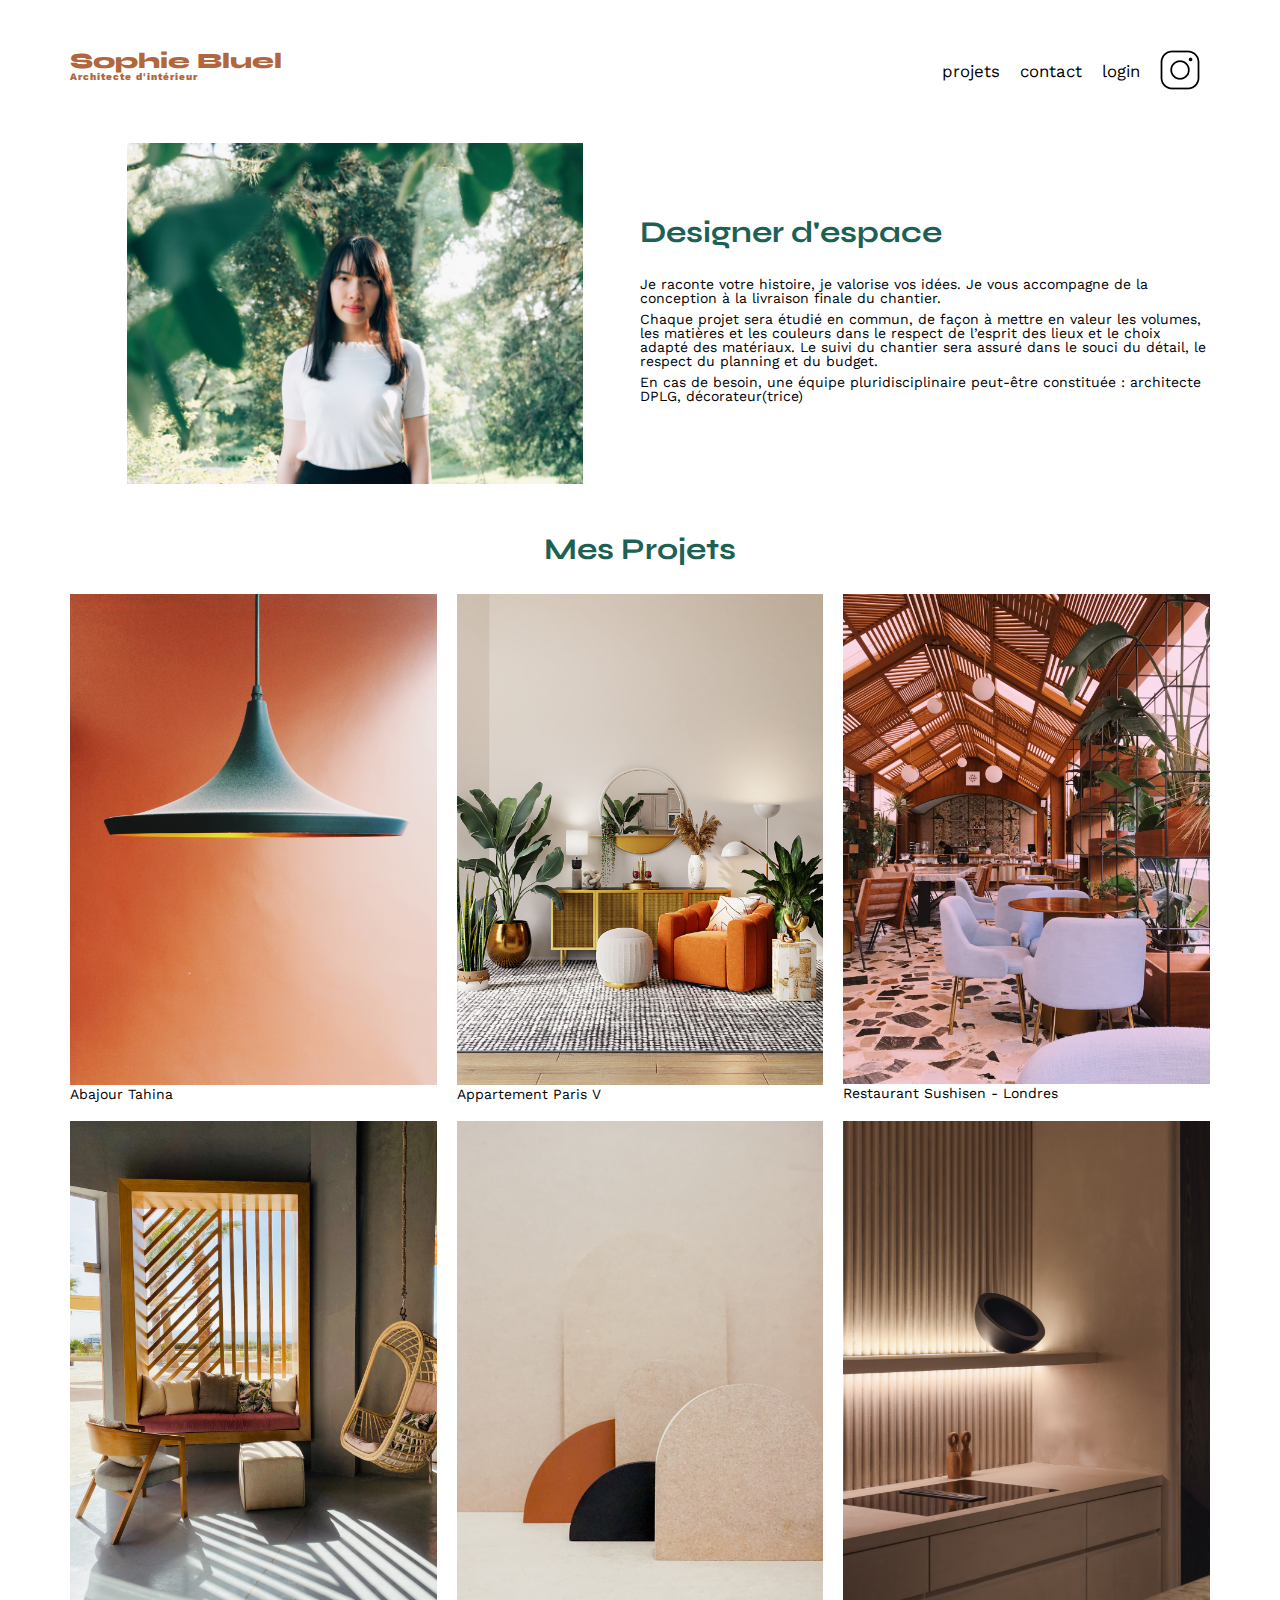
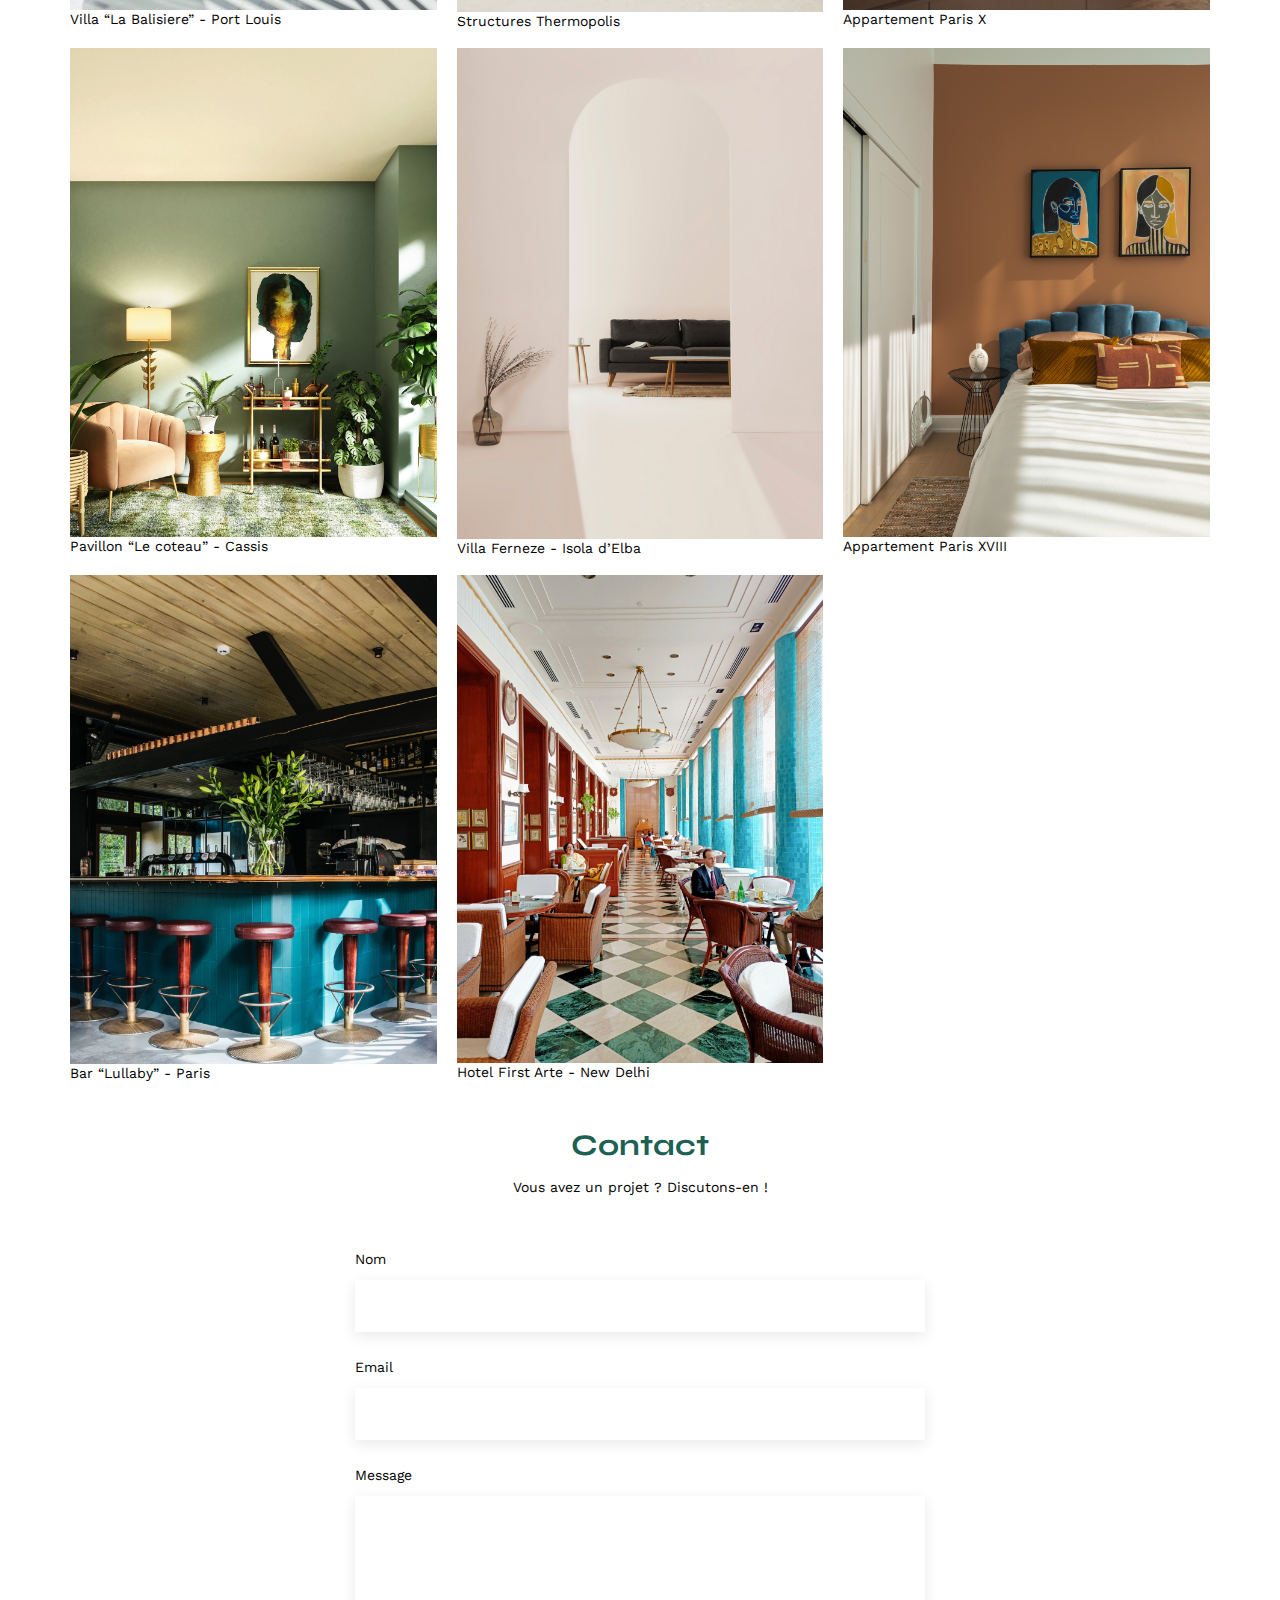
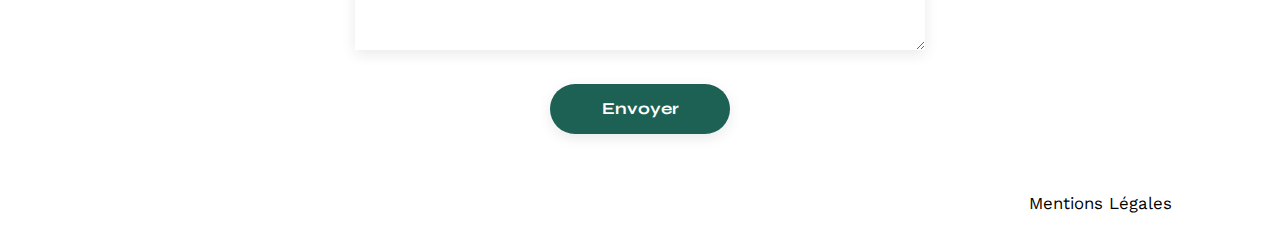
<file: FrontEnd/index.html>
<!DOCTYPE html>
<html lang="fr">
<head>
	<meta charset="UTF-8">
	<title>Sophie Bluel - Architecte d'intérieur</title>
	<meta name="viewport" content="width=device-width, initial-scale=1.0">
	<link rel="preconnect" href="https://fonts.googleapis.com">
	<link rel="preconnect" href="https://fonts.gstatic.com" crossorigin>
	<link href="https://fonts.googleapis.com/css2?family=Syne:wght@700;800&family=Work+Sans&display=swap" rel="stylesheet">
	<meta name="description" content="">
	<link rel="stylesheet" href="./assets/style.css">
</head>
<body>
<header>
	<h1>Sophie Bluel <span>Architecte d'intérieur</span></h1>
	<nav>
		<ul>
			<li>projets</li>
			<li>contact</li>
			<li>login</li>
			<li><img src="./assets/icons/instagram.png" alt="Instagram"></li>
		</ul>
	</nav>
</header>
<main>
	<section id="introduction">
		<figure>
			<img src="./assets/images/sophie-bluel.png" alt="">
		</figure>
		<article>
			<h2>Designer d'espace</h2>
			<p>Je raconte votre histoire, je valorise vos idées. Je vous accompagne de la conception à la livraison finale du chantier.</p>
			<p>Chaque projet sera étudié en commun, de façon à mettre en valeur les volumes, les matières et les couleurs dans le respect de l’esprit des lieux et le choix adapté des matériaux. Le suivi du chantier sera assuré dans le souci du détail, le respect du planning et du budget.</p>
			<p>En cas de besoin, une équipe pluridisciplinaire peut-être constituée : architecte DPLG, décorateur(trice)</p>
		</article>
	</section>
	<section id="portfolio">
		<h2>Mes Projets</h2>
		<div class="gallery">
			<figure>
				<img src="assets/images/abajour-tahina.png" alt="Abajour Tahina">
				<figcaption>Abajour Tahina</figcaption>
			</figure>
			<figure>
				<img src="assets/images/appartement-paris-v.png" alt="Appartement Paris V">
				<figcaption>Appartement Paris V</figcaption>
			</figure>
			<figure>
				<img src="assets/images/restaurant-sushisen-londres.png" alt="Restaurant Sushisen - Londres">
				<figcaption>Restaurant Sushisen - Londres</figcaption>
			</figure>
			<figure>
				<img src="assets/images/la-balisiere.png" alt="Villa “La Balisiere” - Port Louis">
				<figcaption>Villa “La Balisiere” - Port Louis</figcaption>
			</figure>
			<figure>
				<img src="assets/images/structures-thermopolis.png" alt="Structures Thermopolis">
				<figcaption>Structures Thermopolis</figcaption>
			</figure>
			<figure>
				<img src="assets/images/appartement-paris-x.png" alt="Appartement Paris X">
				<figcaption>Appartement Paris X</figcaption>
			</figure>
			<figure>
				<img src="assets/images/le-coteau-cassis.png" alt="Pavillon “Le coteau” - Cassis">
				<figcaption>Pavillon “Le coteau” - Cassis</figcaption>
			</figure>
			<figure>
				<img src="assets/images/villa-ferneze.png" alt="Villa Ferneze - Isola d’Elba">
				<figcaption>Villa Ferneze - Isola d’Elba</figcaption>
			</figure>
			<figure>
				<img src="assets/images/appartement-paris-xviii.png" alt="Appartement Paris XVIII">
				<figcaption>Appartement Paris XVIII</figcaption>
			</figure>
			<figure>
				<img src="assets/images/bar-lullaby-paris.png" alt="Bar “Lullaby” - Paris">
				<figcaption>Bar “Lullaby” - Paris</figcaption>
			</figure>
			<figure>
				<img src="assets/images/hotel-first-arte-new-delhi.png" alt="Hotel First Arte - New Delhi">
				<figcaption>Hotel First Arte - New Delhi</figcaption>
			</figure>
		</div>
	</section>
	<section id="contact">
		<h2>Contact</h2>
		<p>Vous avez un projet ? Discutons-en !</p>
		<form action="#" method="post">
			<label for="name">Nom</label>
			<input type="text" name="name" id="name">
			<label for="email">Email</label>
			<input type="email" name="email" id="email">
			<label for="message">Message</label>
			<textarea name="message" id="message" cols="30" rows="10"></textarea>
			<input type="submit" value="Envoyer">
		</form>
	</section>
</main>

<footer>
	<nav>
		<ul>
			<li>Mentions Légales</li>
		</ul>
	</nav>
</footer>
</body>
</html>
</file>
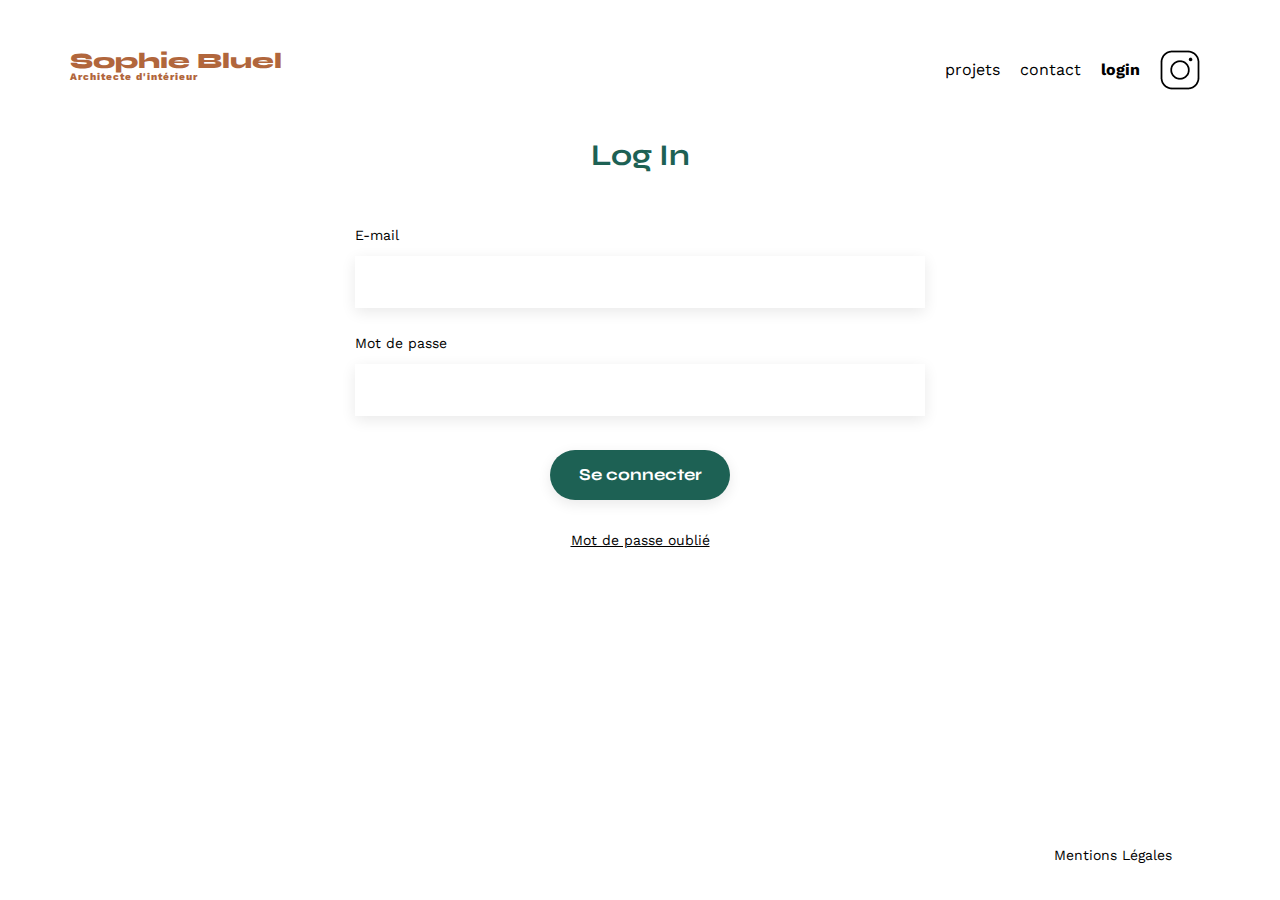
<file: FrontEnd/login.html>
<!DOCTYPE html>
<html lang="fr">

<head>
	<meta charset="UTF-8">
	<title>Sophie Bluel - Architecte d'intérieur</title>
	<meta name="viewport" content="width=device-width, initial-scale=1.0">
	<link rel="preconnect" href="https://fonts.googleapis.com">
	<link rel="preconnect" href="https://fonts.gstatic.com" crossorigin>
	<link href="https://fonts.googleapis.com/css2?family=Syne:wght@700;800&family=Work+Sans&display=swap"
		rel="stylesheet">
	<meta name="description" content="">
	<link rel="stylesheet" href="./assets/style.css">
	<link rel="stylesheet" href="./assets/login.css">
	<link href="https://fonts.googleapis.com/css2?family=Syne:wght@700;800&display=swap" rel="stylesheet">

</head>

<body>
	<div class="container">
		<header>
			<h1>Sophie Bluel <span>Architecte d'intérieur</span></h1>
			<nav>
				<ul>

					<li><a href="index.html#project">projets</a></li>
					<li><a href="index.html#contact">contact</a></li>
					<li><a href="login.html"><strong>login </strong></a></li>
					<li><a href="https://www.instagram.com/" target="_blank"><img src="./assets/icons/instagram.png"
								alt="Instagram"></a></li>

				</ul>
			</nav>
		</header>
		<main>
			<section id="contact">
				<h2>Log In</h2>
				<form action="#" method="post">
					<label for="email">E-mail</label>
					<input type="text" name="email" id="email">
					<label for="password">Mot de passe</label>
					<input type="password" name="password" id="password">
					<input type="submit" value="Se connecter">
					<a>Mot de passe oublié</a>
				</form>
				<p id="login-error"></p>
			</section>
		</main>
	</div>
	<footer>
		<nav>
			<ul>
				<li>Mentions Légales</li>
			</ul>
		</nav>
	</footer>
	<script src="./login.js"></script>

</body>

</html>
</file>
<file: FrontEnd/assets/login.css>
a {
    display: flex;
    justify-content: center;
    text-decoration: underline;
    font-size: 14px;
}

a:hover {
    color: #B1663C;
}

header a {
    text-decoration: none;
    color: inherit;
    font-size: 16px;
}

nav li a[href="login.html"] {
    font-weight: 700;
}


footer li {
    font-size: 14px;
}

main {
    flex: 1;
}

.container {
    max-width: 1140px;
    margin: 0 auto;
    min-height: calc(100vh - 80px);
    display: flex;
    flex-direction: column;
}

p {
    margin-top: 25px;
    font-size: 20px;
    color: red;
}
</file>
<file: FrontEnd/assets/style.css>
/* http://meyerweb.com/eric/tools/css/reset/
   v2.0 | 20110126
   License: none (public domain)
*/

html, body, div, span, applet, object, iframe,
h1, h2, h3, h4, h5, h6, p, blockquote, pre,
a, abbr, acronym, address, big, cite, code,
del, dfn, em, img, ins, kbd, q, s, samp,
small, strike, strong, sub, sup, tt, var,
b, u, i, center,
dl, dt, dd, ol, ul, li,
fieldset, form, label, legend,
table, caption, tbody, tfoot, thead, tr, th, td,
article, aside, canvas, details, embed,
figure, figcaption, footer, header, hgroup,
menu, nav, output, ruby, section, summary,
time, mark, audio, video {
	margin: 0;
	padding: 0;
	border: 0;
	font-size: 100%;
	font: inherit;
	vertical-align: baseline;
}
/* HTML5 display-role reset for older browsers */
article, aside, details, figcaption, figure,
footer, header, hgroup, menu, nav, section {
	display: block;
}
body {
	line-height: 1;
}
ol, ul {
	list-style: none;
}
blockquote, q {
	quotes: none;
}
blockquote:before, blockquote:after,
q:before, q:after {
	content: '';
	content: none;
}
table {
	border-collapse: collapse;
	border-spacing: 0;
}
/** end reset css**/
body {
	max-width: 1140px;
	margin:auto;
	font-family: 'Work Sans' ;
	font-size: 14px;
}
header {
	display: flex;
	justify-content: space-between;
	margin: 50px 0
}
section {
	margin: 50px 0
}

h1{
	display: flex;
	flex-direction: column;
	font-family: 'Syne';
	font-size: 22px;
	font-weight: 800;
	color: #B1663C
}

h1 > span {
	font-family: 'Work Sans';
	font-size:10px;
	letter-spacing: 0.1em;
;
}

h2{
	font-family: 'Syne';
	font-weight: 700;
	font-size: 30px;
	color: #1D6154
}
nav ul {
	display: flex;
	align-items: center;
	list-style-type: none;

}
nav li {
	padding: 0 10px;
	font-size: 1.2em;
}

li:hover {
	color: #B1663C;
}
#introduction {
	display: flex;
	align-items: center;
}
#introduction figure {
	flex: 1
}
#introduction img {
	display: block;
	margin: auto;
	width: 80%;
}

#introduction article {
	flex: 1
}
#introduction h2 {
	margin-bottom: 1em;
}

#introduction p {
	margin-bottom: 0.5em;
}
#portfolio h2 {
	text-align: center;
	margin-bottom: 1em;
}
.gallery {
	width: 100%;
	display: grid;
	grid-template-columns: 1fr 1fr 1fr;
	grid-column-gap: 20px;
	grid-row-gap: 20px;
}

.gallery img {
	width: 100%;

}
#contact {
	width: 50%;
margin: auto;
}
#contact > * {
	text-align: center;

}
#contact h2{
	margin-bottom: 20px;
}
#contact form {
	text-align: left;
	margin-top:30px;
	display: flex;
	flex-direction: column;
}

#contact input {
	height: 50px;
	font-size: 1.2em;
	border: none;
	box-shadow: 0px 4px 14px rgba(0, 0, 0, 0.09);
}
#contact label {
	margin: 2em 0 1em 0;
}
#contact textarea {
	border: none;
	box-shadow: 0px 4px 14px rgba(0, 0, 0, 0.09);
}

input[type="submit"]{
	font-family: 'Syne';
	font-weight: 700;
	color: white;
	background-color: #1D6154;
	margin : 2em auto ;
	width: 180px;
	text-align: center;
	border-radius: 60px ;
}

footer nav ul {
	display: flex;
	justify-content: flex-end;
	margin: 2em
}
</file>
